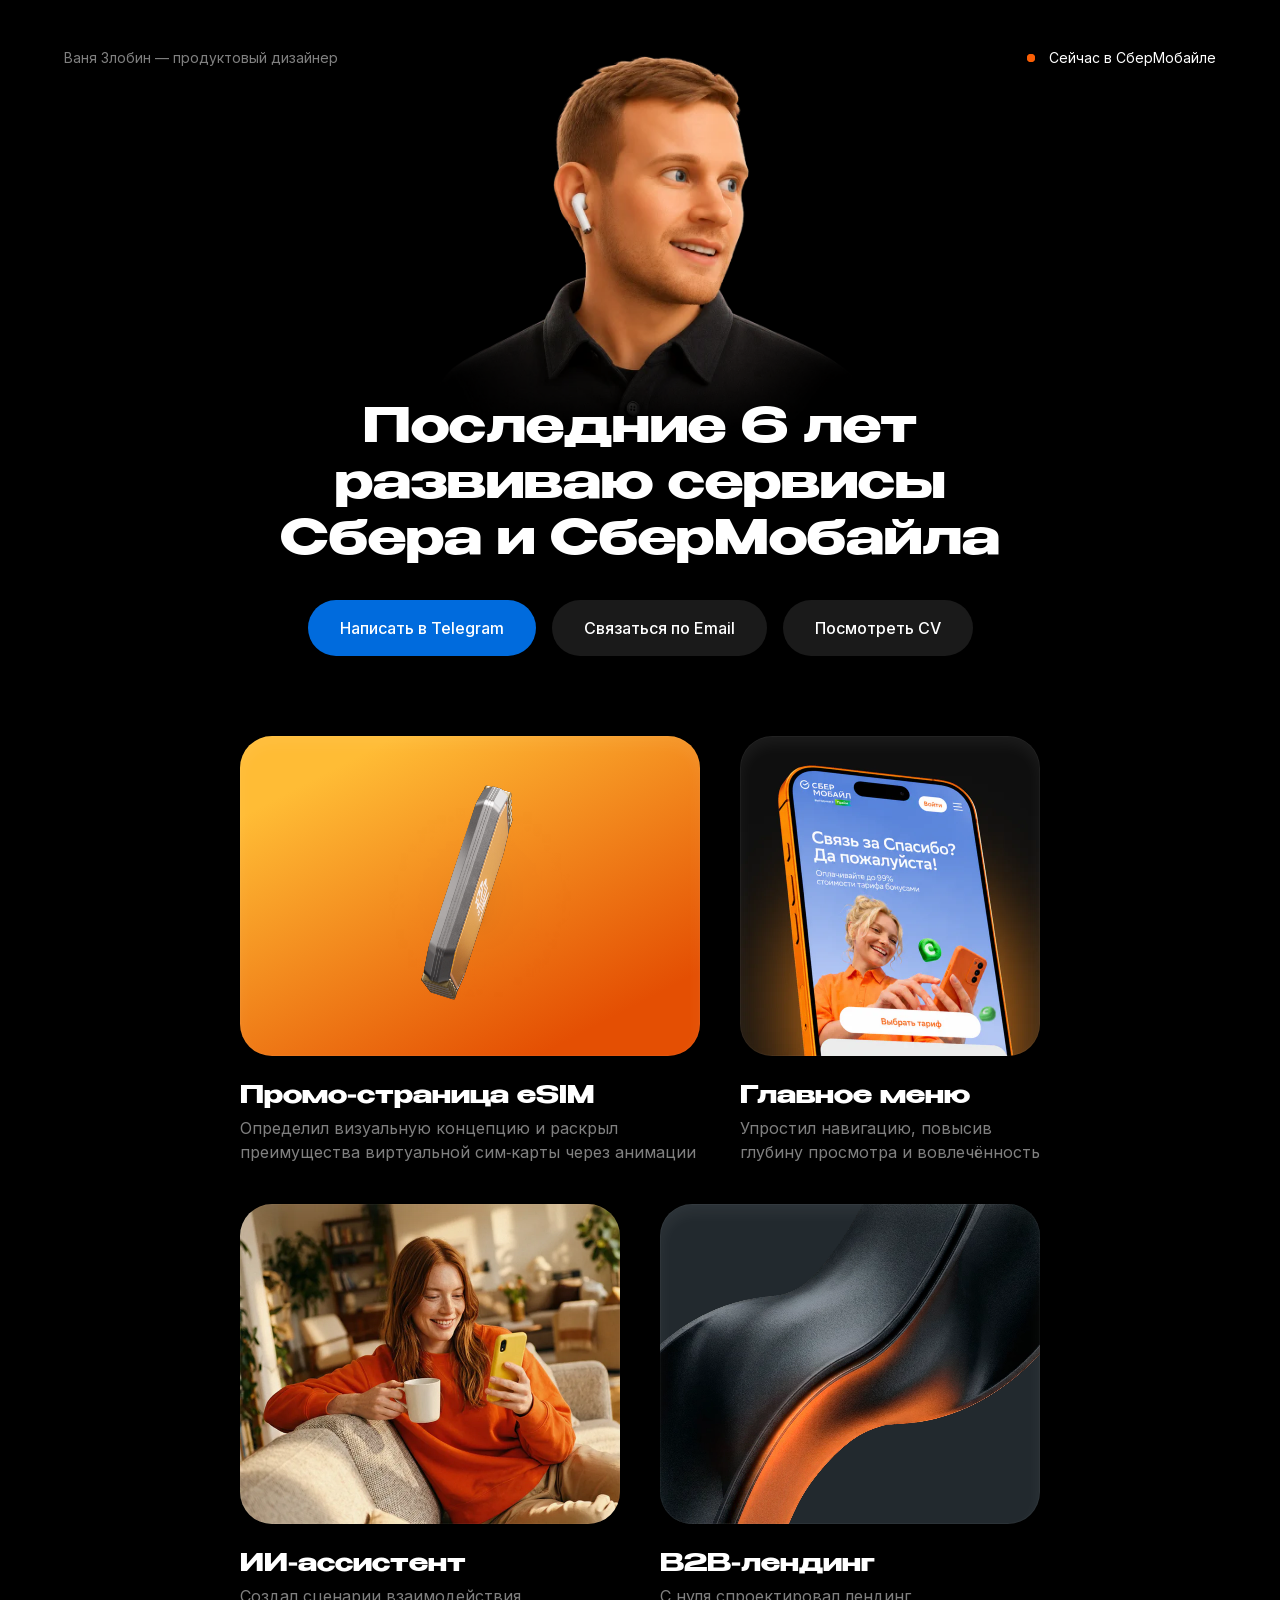
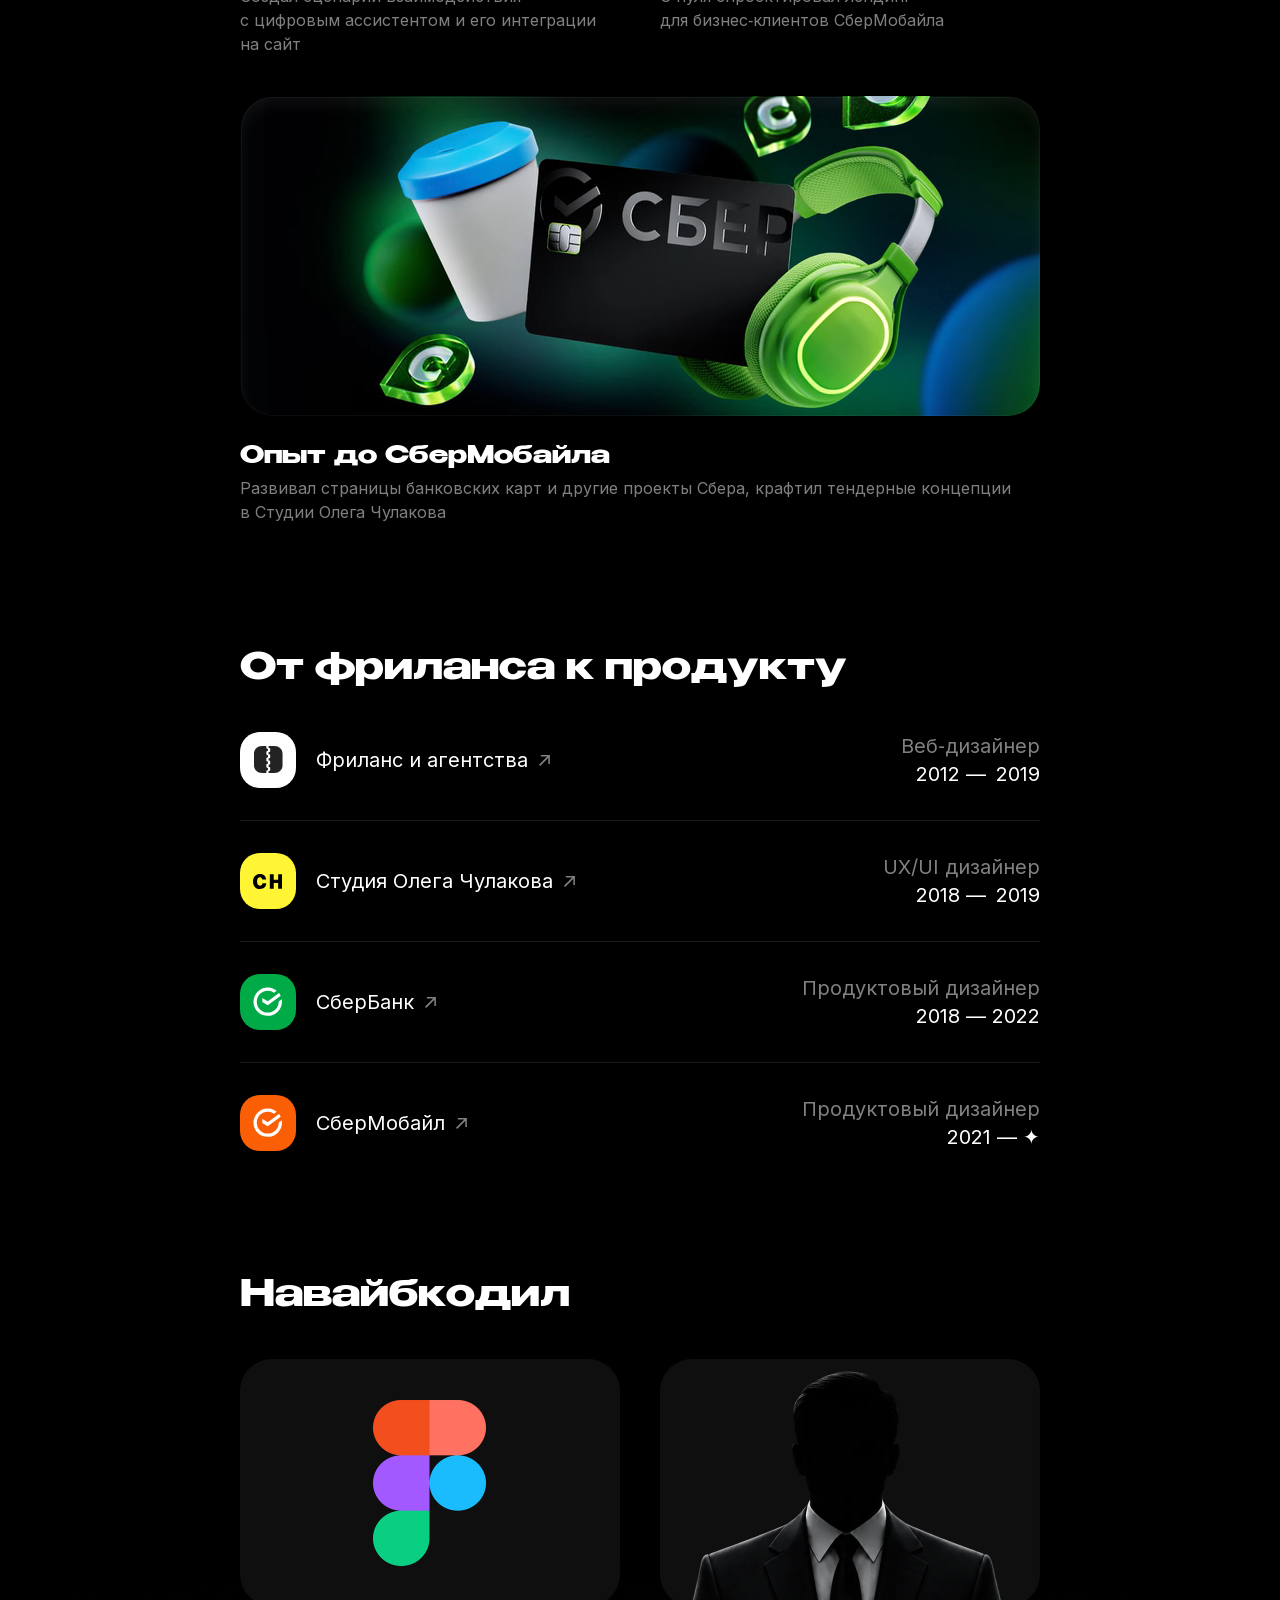
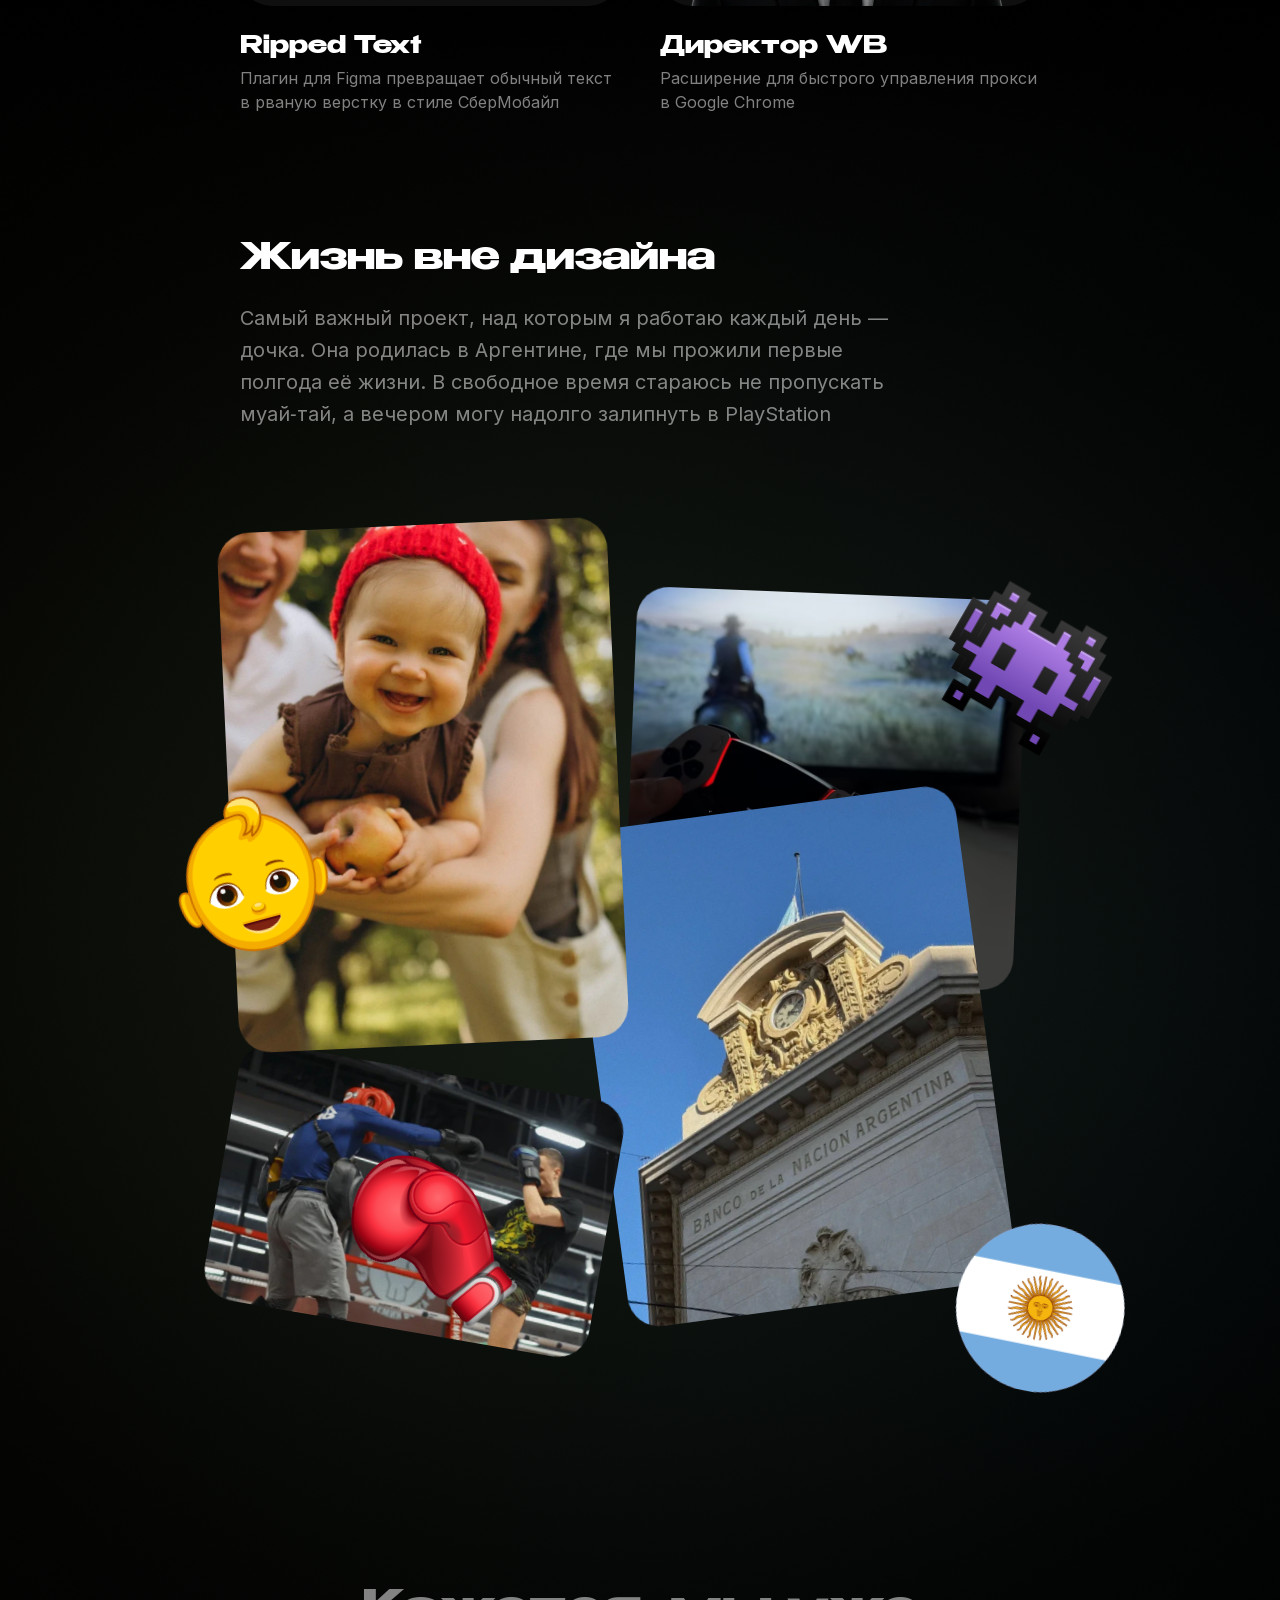
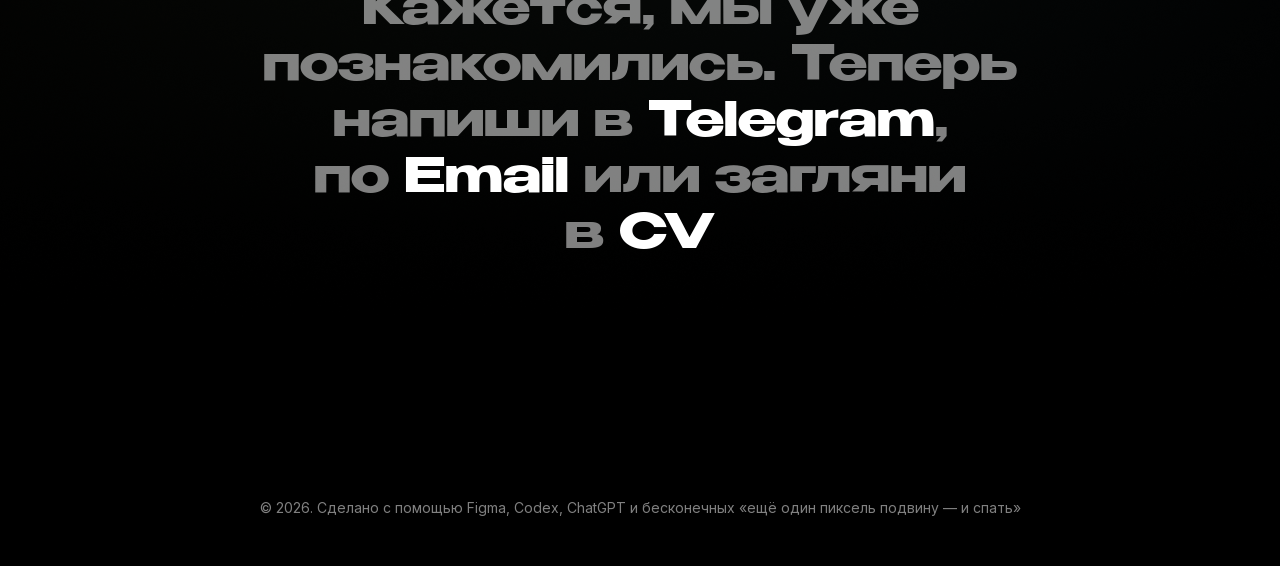
<file: index.html>
<!doctype html>
<html lang="ru">
  <head>
    <meta charset="UTF-8" />
    <meta name="viewport" content="width=device-width, initial-scale=1.0" />
    <meta name="description" content="Портфолио продуктового дизайнера Вани Злобина" />
    <link rel="canonical" href="https://ivanzlobin.com/" />
    <meta property="og:url" content="https://ivanzlobin.com/" />
    <meta property="og:image" content="https://ivanzlobin.com/public/assets/og-image.jpg" />
    <meta property="og:image:width" content="960" />
    <meta property="og:image:height" content="960" />
    <title>Ваня Злобин</title>
    <link rel="icon" href="/ivan-zlobin-portfolio-pages/public/portrait-icon-32-v4.png" sizes="32x32" type="image/png" />
    <link rel="icon" href="/ivan-zlobin-portfolio-pages/public/portrait-icon-192-v4.png" sizes="192x192" type="image/png" />
    <link rel="apple-touch-icon" href="/ivan-zlobin-portfolio-pages/public/portrait-apple-touch-180-v4.png" sizes="180x180" />
    <link rel="preload" href="public/fonts/benzin-bold.b8257b15de48.woff2" as="font" type="font/woff2" crossorigin />
    <link rel="preload" href="public/fonts/inter-cyrillic.aebf2ab4a4ce.woff2" as="font" type="font/woff2" crossorigin />
    <link rel="preload" href="public/fonts/inter-latin.c940764593d0.woff2" as="font" type="font/woff2" crossorigin />
    <link rel="preload" href="public/assets/hero-head-reveal.webp?v=20260917-1" as="image" type="image/webp" media="(hover: hover) and (pointer: fine)" />
    <link rel="stylesheet" href="styles.css?v=20260928-3" />
    <link rel="stylesheet" href="public/lib/agency-modal.css?v=20260928-1" />
    <link rel="stylesheet" href="public/lib/media-interactions.css?v=20260924-1" />
    <script src="public/lib/media-interactions.js?v=20260918-1" defer></script>
  </head>
  <body>
    <div class="page">
      <header class="site-header">
        <p class="designer-label">Ваня Злобин&nbsp;—<br class="tablet-break" /> продуктовый дизайнер</p>
        <p class="work-status"><img src="public/assets/figma/status.svg" alt="" />Сейчас в&nbsp;СберМобайле</p>
      </header>

      <main>
        <section class="hero" aria-labelledby="hero-title">
          <div class="portrait" data-mask-hover-reveal>
            <picture>
              <source data-hero-video-poster media="(hover: none), (pointer: coarse)" srcset="public/assets/hero-head-mobile-poster-320.webp 320w, public/assets/hero-head-mobile-poster-600.webp 600w, public/assets/hero-head-mobile-poster-960.webp 960w" sizes="(max-width: 359px) calc(100vw - 32px), (max-width: 599px) 300px, 480px" type="image/webp" />
              <img class="hero-head hero-head-default" src="public/assets/hero-head-default.webp?v=20260915-2" srcset="public/assets/hero-head-default-480.webp 480w, public/assets/hero-head-default-800.webp 800w, public/assets/hero-head-default.webp?v=20260915-2 960w" sizes="(max-width: 599px) 300px, (max-width: 1199px) 360px, 480px" alt="Ваня Злобин" width="960" height="960" decoding="async" fetchpriority="high" />
            </picture>
            <img class="hero-head hero-head-reveal" data-src="public/assets/hero-head-reveal.webp?v=20260917-1" alt="" width="960" height="960" decoding="async" aria-hidden="true" />
            <canvas class="hero-reveal-canvas" aria-hidden="true"></canvas>
            <input class="hero-haptic-switch" data-ui-media type="checkbox" switch aria-label="Оживить аватар" />
            <p class="work-status work-status-mobile"><img src="public/assets/figma/status.svg" alt="" />Сейчас в&nbsp;СберМобайле</p>
          </div>
          <div class="hero-content">
            <h1 id="hero-title">
              <span class="desktop-only">Последние 6&nbsp;лет развиваю сервисы Сбера и&nbsp;СберМобайла</span>
              <span class="mobile-only">Последние 6 лет работаю над продуктами Сбера</span>
            </h1>
            <div class="actions">
              <a class="button button-primary" href="https://t.me/baho9208" target="_blank" rel="noreferrer">Написать в&nbsp;Telegram</a>
              <a class="button" href="mailto:ivanzl9208@gmail.com"><span class="desktop-only">Связаться по&nbsp;Email</span><span class="mobile-only">Email</span></a>
              <a class="button" href="/ivan-zlobin-portfolio-pages/cv_zlobin.pdf#zoom=50" target="_blank" rel="noopener noreferrer"><span class="desktop-only">Посмотреть CV</span><span class="mobile-only">CV</span></a>
            </div>
          </div>
        </section>

        <section class="projects" aria-label="Проекты">
          <article class="project project-esim">
            <a class="case-link" href="/ivan-zlobin-portfolio-pages/cases/esim/" aria-labelledby="case-esim-title"></a>
            <div class="project-media case-preview-container" role="img" aria-label="Промо-страница eSIM">
              <span class="project-visual">
                <img class="project-chip-poster" src="public/assets/cases/chip-esim-first-frame.webp" srcset="public/assets/cases/chip-esim-first-frame-320.webp 320w, public/assets/cases/chip-esim-first-frame-600.webp 600w, public/assets/cases/chip-esim-first-frame.webp 800w" sizes="(max-width: 599px) 264px, 240px" width="800" height="800" alt="" aria-hidden="true" draggable="false" decoding="async" />
                <video class="project-chip-video" autoplay loop muted playsinline preload="none" data-deferred-media aria-hidden="true">
                  <source data-src="public/assets/cases/chip-esim.mov" type='video/quicktime; codecs="hvc1"' />
                  <source data-src="public/assets/cases/chip-esim.webm" type='video/webm; codecs="vp9"' />
                </video>
              </span>
            </div>
            <div class="project-copy"><h2 id="case-esim-title">Промо&#8209;страница eSIM</h2><p>Определил визуальную концепцию и&nbsp;раскрыл преимущества виртуальной сим&#8209;карты через анимации</p></div>
          </article>
          <article class="project project-menu">
            <a class="case-link" href="/ivan-zlobin-portfolio-pages/cases/menu/" aria-labelledby="case-menu-title"></a>
            <div class="project-media case-preview-container" role="img" aria-label="Главное меню"><picture class="project-visual"><source media="(min-width: 600px) and (max-width: 767px)" srcset="public/assets/cases/case-menu-intermediate.webp" /><source media="(max-width: 599px)" srcset="public/assets/cases/case-menu-mobile.webp" /><img class="project-image" src="public/assets/cases/case-menu-desktop.webp" alt="" draggable="false" loading="lazy" decoding="async" /></picture></div>
            <div class="project-copy"><h2 id="case-menu-title">Главное меню</h2><p>Упростил навигацию, повысив глубину просмотра и&nbsp;вовлечённость</p></div>
          </article>
          <article class="project project-ai">
            <a class="case-link" href="/ivan-zlobin-portfolio-pages/cases/ai-assistant/" aria-labelledby="case-ai-assistant-title"></a>
            <div class="project-media case-preview-container" role="img" aria-label="ИИ-ассистент"><picture class="project-visual"><source media="(min-width: 600px) and (max-width: 767px)" srcset="public/assets/cases/case-ai-assistant-intermediate.webp" /><source media="(max-width: 599px)" srcset="public/assets/cases/case-ai-assistant-mobile.webp" /><img class="project-image" src="public/assets/cases/case-ai-assistant-desktop.webp" alt="" draggable="false" loading="lazy" decoding="async" /></picture></div>
            <div class="project-copy"><h2 id="case-ai-assistant-title">ИИ&#8209;ассистент</h2><p>Создал сценарии взаимодействия с&nbsp;цифровым ассистентом и&nbsp;его интеграции на&nbsp;сайт</p></div>
          </article>
          <article class="project project-b2b">
            <a class="case-link" href="/ivan-zlobin-portfolio-pages/cases/b2b/" aria-labelledby="case-b2b-title"></a>
            <div class="project-media case-preview-container" role="img" aria-label="B2B-лендинг">
              <span class="project-visual">
                <img class="project-b2b-poster" src="public/assets/cases/case-b2b-first-frame.webp" srcset="public/assets/cases/case-b2b-first-frame-1200.webp 1200w, public/assets/cases/case-b2b-first-frame-1600.webp 1600w, public/assets/cases/case-b2b-first-frame.webp 1920w" sizes="(max-width: 599px) 750px, 570px" width="1920" height="1072" alt="" aria-hidden="true" draggable="false" loading="lazy" decoding="async" />
                <video class="project-b2b-video" autoplay loop muted playsinline preload="none" data-deferred-media aria-hidden="true">
                  <source data-src="public/assets/cases/case-b2b-edge-glow-surface.mov" type='video/quicktime; codecs="hvc1"' />
                  <source data-src="public/assets/cases/case-b2b-edge-glow-surface.webm" type='video/webm; codecs="vp9"' />
                </video>
              </span>
            </div>
            <div class="project-copy"><h2 id="case-b2b-title">B2B&#8209;лендинг</h2><p>С&nbsp;нуля спроектировал лендинг для&nbsp;бизнес&#8209;клиентов СберМобайла</p></div>
          </article>
          <article class="project project-legacy">
            <a class="case-link" href="/ivan-zlobin-portfolio-pages/cases/pre-sbermobile/" aria-labelledby="case-pre-sbermobile-title"></a>
            <div class="project-media case-preview-container" role="img" aria-label="Опыт до СберМобайла">
              <span class="project-visual">
                <img class="project-legacy-poster" src="public/assets/cases/pre-sbermobile-experience-poster.jpg" width="1204" height="426" alt="" aria-hidden="true" draggable="false" loading="lazy" decoding="async" />
                <video class="project-legacy-video" autoplay muted loop playsinline preload="none" data-deferred-media aria-hidden="true">
                  <source data-src="public/assets/cases/pre-sbermobile-experience.webm" type='video/webm; codecs="vp9"' />
                  <source data-src="public/assets/cases/pre-sbermobile-experience.mp4" type='video/mp4; codecs="avc1.64001f"' />
                </video>
              </span>
            </div>
            <div class="project-copy"><h2 id="case-pre-sbermobile-title">Опыт до&nbsp;СберМобайла</h2><p>Развивал страницы банковских карт и другие проекты Сбера, крафтил тендерные концепции в&nbsp;Студии Олега Чулакова</p></div>
          </article>
        </section>

        <div class="career-flow">
          <div class="career-flow-stage">
        <section id="experience" class="experience content" aria-labelledby="experience-title">
          <h2 class="section-title" id="experience-title" data-soft-blur-in>От&nbsp;фриланса к&nbsp;продукту</h2>
          <div class="jobs">
            <button class="job" type="button" data-open-agency-modal aria-haspopup="dialog" aria-controls="agency-modal">
              <span class="company"><span class="company-mark brand-mark brand-mark--agency"><img src="public/assets/figma/company-agency.svg" alt="" width="56" height="56" /></span><span><b>Фриланс и&nbsp;агентства<img class="company-arrow" src="public/assets/figma/career-arrow-desktop.svg" alt="" aria-hidden="true" width="24" height="24" /></b><small>Веб&#8209;дизайнер</small></span></span><span class="role">Веб&#8209;дизайнер</span><span class="years" aria-label="2012–2019"><span class="counter-number" data-counter-target="2012" aria-hidden="true">2012</span>&nbsp;—&nbsp;<span class="counter-number" data-counter-target="2019" aria-hidden="true">2019</span></span>
            </button>
            <a class="job" href="https://ochen.digital/" target="_blank" rel="noreferrer">
              <span class="company"><span class="company-mark brand-mark brand-mark--chulakov"><img src="public/assets/figma/company-chulakov.svg" alt="" width="56" height="56" /></span><span><b>Студия Олега Чулакова<img class="company-arrow" src="public/assets/figma/career-arrow-desktop.svg" alt="" aria-hidden="true" width="24" height="24" /></b><small>UX/UI дизайнер</small></span></span><span class="role">UX/UI дизайнер</span><span class="years" aria-label="2019–2020"><span class="counter-number" data-counter-target="2019" aria-hidden="true">2019</span>&nbsp;—&nbsp;<span class="counter-number" data-counter-target="2020" aria-hidden="true">2020</span></span>
            </a>
            <a class="job" href="https://sberbank.ru" target="_blank" rel="noreferrer">
              <span class="company"><span class="company-mark brand-mark brand-mark--sber"><img src="public/assets/figma/company-sber.svg" alt="" width="56" height="56" /></span><span><b>СберБанк<img class="company-arrow" src="public/assets/figma/career-arrow-desktop.svg" alt="" aria-hidden="true" width="24" height="24" /></b><small>Продуктовый дизайнер</small></span></span><span class="role">Продуктовый дизайнер</span><span class="years" aria-label="2020–2025"><span class="counter-number" data-counter-target="2020" aria-hidden="true">2020</span>&nbsp;—&nbsp;<span class="counter-number" data-counter-target="2025" aria-hidden="true">2025</span></span>
            </a>
            <a class="job" href="https://sbermobile.ru" target="_blank" rel="noreferrer">
              <span class="company"><span class="company-mark brand-mark brand-mark--sbermobile"><img src="public/assets/figma/company.svg" alt="" width="56" height="56" /></span><span><b>СберМобайл<img class="company-arrow" src="public/assets/figma/career-arrow-desktop.svg" alt="" aria-hidden="true" width="24" height="24" /></b><small>Продуктовый дизайнер</small></span></span><span class="role">Продуктовый дизайнер</span><span class="years" aria-label="2025 — по настоящее время"><span class="counter-number" data-counter-target="2025" aria-hidden="true">2025</span>&nbsp;—&nbsp;✦</span>
            </a>
          </div>
          <div class="career-scroll" aria-label="Карьерный путь">
            <div class="career-stage">
              <h2 class="section-title career-mobile-title" data-soft-blur-in>От фриланса к&nbsp;продукту</h2>
              <div class="career-steps">
                <button class="career-step" type="button" data-open-agency-modal aria-haspopup="dialog" aria-controls="agency-modal" aria-current="step">
                  <span class="career-icon brand-mark brand-mark--agency"><img src="public/assets/figma/company-agency.svg" alt="" width="56" height="56" /></span>
                  <span class="career-step-copy"><span class="career-step-name"><span class="career-step-name-text">Фриланс&nbsp;и <span class="career-step-name-tail">агентства<img class="career-step-arrow" src="public/assets/figma/career-arrow.svg" alt="" aria-hidden="true" width="16" height="16" /></span></span></span><span class="career-step-role">Веб-дизайнер</span><span class="career-step-years">2012 — 2019</span></span>
                  <span class="career-check" aria-hidden="true"><svg viewBox="0 0 24 24" width="24" height="24" focusable="false"><path d="M7.89062 12.7076L10.6319 15.4489L16.6156 9.46387" /></svg></span>
                  <span class="career-connector" aria-hidden="true"><span class="career-connector-fill"></span></span>
                </button>
                <a class="career-step" href="https://ochen.digital/" target="_blank" rel="noreferrer">
                  <span class="career-icon brand-mark brand-mark--chulakov"><img src="public/assets/figma/company-chulakov.svg" alt="" width="56" height="56" /></span>
                  <span class="career-step-copy"><span class="career-step-name"><span class="career-step-name-text">Студия <span class="career-step-name-tail">Олега&nbsp;Чулакова<img class="career-step-arrow" src="public/assets/figma/career-arrow.svg" alt="" aria-hidden="true" width="16" height="16" /></span></span></span><span class="career-step-role">UX/UI дизайнер</span><span class="career-step-years">2019 — 2020</span></span>
                  <span class="career-check" aria-hidden="true"><svg viewBox="0 0 24 24" width="24" height="24" focusable="false"><path d="M7.89062 12.7076L10.6319 15.4489L16.6156 9.46387" /></svg></span>
                  <span class="career-connector" aria-hidden="true"><span class="career-connector-fill"></span></span>
                </a>
                <a class="career-step" href="https://sberbank.ru" target="_blank" rel="noreferrer">
                  <span class="career-icon brand-mark brand-mark--sber"><img src="public/assets/figma/company-sber.svg" alt="" width="56" height="56" /></span>
                  <span class="career-step-copy"><span class="career-step-name"><span class="career-step-name-text"><span class="career-step-name-tail">СберБанк<img class="career-step-arrow" src="public/assets/figma/career-arrow.svg" alt="" aria-hidden="true" width="16" height="16" /></span></span></span><span class="career-step-role">Продуктовый дизайнер</span><span class="career-step-years">2020 — 2025</span></span>
                  <span class="career-check" aria-hidden="true"><svg viewBox="0 0 24 24" width="24" height="24" focusable="false"><path d="M7.89062 12.7076L10.6319 15.4489L16.6156 9.46387" /></svg></span>
                  <span class="career-connector" aria-hidden="true"><span class="career-connector-fill"></span></span>
                </a>
                <a class="career-step" href="https://sbermobile.ru" target="_blank" rel="noreferrer">
                  <span class="career-icon brand-mark brand-mark--sbermobile"><img src="public/assets/figma/company.svg" alt="" width="56" height="56" /></span>
                  <span class="career-step-copy"><span class="career-step-name"><span class="career-step-name-text"><span class="career-step-name-tail">СберМобайл<img class="career-step-arrow" src="public/assets/figma/career-arrow.svg" alt="" aria-hidden="true" width="16" height="16" /></span></span></span><span class="career-step-role">Продуктовый дизайнер</span><span class="career-step-years">2025 — ✦</span></span>
                  <span class="career-check" aria-hidden="true"><svg viewBox="0 0 24 24" width="24" height="24" focusable="false"><path d="M7.89062 12.7076L10.6319 15.4489L16.6156 9.46387" /></svg></span>
                </a>
              </div>
            </div>
          </div>
        </section>

        <section class="vibecoded content" aria-labelledby="vibecoded-title">
          <h2 class="section-title" id="vibecoded-title" data-soft-blur-in>Навайбкодил</h2>
          <div class="vibecoded-grid">
            <a class="project vibecoded-card" href="/ivan-zlobin-portfolio-pages/cases/ripped-text/" aria-labelledby="case-ripped-text-title">
              <div class="project-media" role="img" aria-label="Логотип Figma для плагина Ripped Text"><span class="project-visual"><img class="project-image" src="public/assets/vibe-coded/ripped-text.webp" alt="" width="760" height="494" draggable="false" loading="lazy" decoding="async" /></span></div>
              <div class="project-copy"><h2 id="case-ripped-text-title">Ripped Text</h2><p>Плагин для&nbsp;Figma превращает обычный текст в&nbsp;рваную верстку в&nbsp;стиле СберМобайл</p></div>
            </a>
            <a class="project vibecoded-card" href="/ivan-zlobin-portfolio-pages/cases/director-wb/" aria-labelledby="case-director-wb-title">
              <div class="project-media" role="img" aria-label="Директор WB"><span class="project-visual"><img class="project-image" src="public/assets/vibe-coded/director-wb.webp" alt="" width="760" height="494" draggable="false" loading="lazy" decoding="async" /></span></div>
              <div class="project-copy"><h2 id="case-director-wb-title">Директор WB</h2><p>Расширение для&nbsp;быстрого управления прокси в&nbsp;Google Chrome</p></div>
            </a>
          </div>
        </section>

          </div>
        </div>

        <section class="about content" aria-labelledby="about-title">
          <h2 class="section-title" id="about-title" data-soft-blur-in>Жизнь вне дизайна</h2>
          <p class="about-copy">Самый важный проект, над которым я&nbsp;работаю каждый день&nbsp;— дочка. Она родилась в&nbsp;Аргентине, где мы&nbsp;прожили первые полгода её жизни. В&nbsp;свободное время стараюсь не&nbsp;пропускать муай&#8209;тай, а&nbsp;вечером могу надолго залипнуть в&nbsp;PlayStation</p>
          <div class="collage" aria-label="Фотографии из жизни">
            <img class="photo photo-family" src="public/assets/life/baby.webp" srcset="public/assets/life/baby-360.webp 360w, public/assets/life/baby-560.webp 560w, public/assets/life/baby.webp 780w" sizes="(max-width: 599px) 180px, (max-width: 767px) 269px, 390px" width="780" height="1040" alt="Семейная фотография с дочкой" draggable="false" loading="lazy" decoding="async" />
            <img class="photo photo-baby photo-baby-poster" data-parallax-speed="-38" src="public/assets/life/life-playstation-poster.jpg" srcset="public/assets/life/life-playstation-poster-320.jpg 320w, public/assets/life/life-playstation-poster-560.jpg 560w, public/assets/life/life-playstation-poster.jpg 780w" sizes="(max-width: 599px) 140px, (max-width: 767px) 269px, 390px" width="780" height="780" alt="" aria-hidden="true" draggable="false" loading="lazy" decoding="async" />
            <video class="photo photo-baby" data-parallax-speed="-38" aria-label="Игра на PlayStation" width="780" height="780" autoplay muted loop playsinline preload="none" data-deferred-media>
              <source data-src="public/assets/life/life-playstation.webm" type="video/webm" />
              <source data-src="public/assets/life/life-playstation.mp4" type="video/mp4" />
            </video>
            <img class="photo photo-gaming" data-parallax-speed="26" src="public/assets/life/arg.webp" srcset="public/assets/life/arg-300.webp 300w, public/assets/life/arg-560.webp 560w, public/assets/life/arg.webp 780w" sizes="(max-width: 599px) 140px, (max-width: 767px) 269px, 390px" width="780" height="1000" alt="Здание Банка Аргентины" draggable="false" loading="lazy" decoding="async" />
            <img class="photo photo-boxing" data-parallax-speed="-22" src="public/assets/life/kik.webp" srcset="public/assets/life/kik-360.webp 360w, public/assets/life/kik-560.webp 560w, public/assets/life/kik.webp 780w" sizes="(max-width: 599px) 180px, (max-width: 767px) 268px, 390px" width="780" height="520" alt="Тренировка по муай-тай" draggable="false" loading="lazy" decoding="async" />
            <span class="sticker sticker-baby" data-haptic-pattern="success" data-parallax-speed="48" data-reaction-pool="👶🏼,⭐,💖,🍼,👼🏻"><span class="sticker-glyph" aria-hidden="true"><img class="sticker-art" src="public/assets/life/emoji/baby.svg" alt="" draggable="false" /></span><input class="sticker-haptic-switch" type="checkbox" switch aria-label="Запустить реакцию: дочка" /></span>
            <span class="sticker sticker-game" data-haptic-pattern="buzz" data-parallax-speed="-64" data-reaction-pool="👾,🎮,😵‍💫,💪🏻,🕖"><span class="sticker-glyph" aria-hidden="true"><img class="sticker-art" src="public/assets/life/emoji/game.svg" alt="" draggable="false" /></span><input class="sticker-haptic-switch" type="checkbox" switch aria-label="Запустить реакцию: игры" /></span>
            <span class="sticker sticker-boxing" data-haptic-pattern="error" data-parallax-speed="36" data-reaction-pool="🥊,💪🏻,🩸,🤕,💦"><span class="sticker-glyph" aria-hidden="true"><img class="sticker-art" src="public/assets/life/emoji/box.svg" alt="" draggable="false" /></span><input class="sticker-haptic-switch" type="checkbox" switch aria-label="Запустить реакцию: муай-тай" /></span>
            <span class="sticker sticker-argentina" data-haptic-pattern="nudge" data-parallax-speed="-44" data-reaction-pool="🇦🇷,🥐,🎉,👋,☀️"><span class="sticker-glyph" aria-hidden="true"><img class="sticker-art" src="public/assets/life/emoji/arg.svg" alt="" draggable="false" /></span><input class="sticker-haptic-switch" type="checkbox" switch aria-label="Запустить реакцию: Аргентина" /></span>
          </div>
        </section>

        <section class="contact content" aria-label="Контакты"><h2><span class="desktop-only">Кажется, мы&nbsp;уже познакомились. Теперь напиши <span class="contact-keep-together">в&nbsp;<a class="contact-roll" href="https://t.me/baho9208" target="_blank" rel="noreferrer"><span class="contact-roll-line">Telegram</span><span class="contact-roll-line" aria-hidden="true">Telegram</span></a></span>, <span class="contact-keep-together">по&nbsp;<a class="contact-roll" href="mailto:ivanzl9208@gmail.com"><span class="contact-roll-line">Email</span><span class="contact-roll-line" aria-hidden="true">Email</span></a></span> или&nbsp;загляни <span class="contact-keep-together">в&nbsp;<a class="contact-roll" href="/ivan-zlobin-portfolio-pages/cv_zlobin.pdf#zoom=50" target="_blank" rel="noopener noreferrer"><span class="contact-roll-line">CV</span><span class="contact-roll-line" aria-hidden="true">CV</span></a></span></span><span class="mobile-only">Продолжим <span class="contact-keep-together">в&nbsp;<a class="contact-roll" href="https://t.me/baho9208" target="_blank" rel="noreferrer"><span class="contact-roll-line">Telegram</span><span class="contact-roll-line" aria-hidden="true">Telegram</span></a></span>, <span class="contact-keep-together">по&nbsp;<a class="contact-roll" href="mailto:ivanzl9208@gmail.com"><span class="contact-roll-line">Email</span><span class="contact-roll-line" aria-hidden="true">Email</span></a></span> или&nbsp;загляни <span class="contact-keep-together">в&nbsp;<a class="contact-roll" href="/ivan-zlobin-portfolio-pages/cv_zlobin.pdf#zoom=50" target="_blank" rel="noopener noreferrer"><span class="contact-roll-line">CV</span><span class="contact-roll-line" aria-hidden="true">CV</span></a></span></span></h2></section>
      </main>
      <footer class="footer content">©&nbsp;2026. Сделано с&nbsp;помощью Figma, Codex, ChatGPT и&nbsp;бесконечных «ещё один пиксель подвину&nbsp;— и&nbsp;спать»</footer>
    </div>
    <nav class="contact-island" aria-label="Быстрые контакты" aria-hidden="true">
      <a href="https://t.me/baho9208" target="_blank" rel="noreferrer">Telegram</a>
      <span class="contact-island-divider" aria-hidden="true"></span>
      <a href="mailto:ivanzl9208@gmail.com">Email</a>
      <span class="contact-island-divider" aria-hidden="true"></span>
      <a href="/ivan-zlobin-portfolio-pages/cv_zlobin.pdf#zoom=50" target="_blank" rel="noopener noreferrer">CV</a>
    </nav>
    <dialog class="agency-modal" id="agency-modal" role="dialog" aria-modal="true" aria-labelledby="agency-modal-title">
      <div class="agency-modal-scroll">
        <div class="agency-modal-content">
          <h2 class="agency-modal-title" id="agency-modal-title" tabindex="-1">Фриланс и&nbsp;агентства</h2>
          <ul class="agency-modal-list">
            <li class="agency-modal-list-item">
              <a class="agency-modal-entry" href="https://www.fl.ru/users/green9208/portfolio/" target="_blank" rel="noreferrer">
                <span class="agency-modal-entry-main">
                  <span class="agency-modal-logo brand-mark brand-mark--freelance"><img src="public/assets/figma/agency-freelance.svg" alt="" width="56" height="56" /></span>
                  <span class="agency-modal-name">Фриланс<picture class="agency-modal-arrow"><source media="(max-width: 599px)" srcset="public/assets/figma/career-arrow.svg" /><img src="public/assets/figma/career-arrow-desktop.svg" alt="" aria-hidden="true" width="24" height="24" /></picture></span>
                </span>
                <span class="agency-modal-details"><span class="agency-modal-role">Графический и веб-дизайнер</span><span class="agency-modal-years">2012 — 2015</span></span>
              </a>
            </li>
            <li class="agency-modal-list-item">
              <a class="agency-modal-entry" href="https://synaptik.ru/" target="_blank" rel="noreferrer">
                <span class="agency-modal-entry-main">
                  <span class="agency-modal-logo brand-mark brand-mark--synaptik"><img src="public/assets/figma/agency-modal-synaptik.svg" alt="" width="56" height="56" /></span>
                  <span class="agency-modal-name">Синаптик<picture class="agency-modal-arrow"><source media="(max-width: 599px)" srcset="public/assets/figma/career-arrow.svg" /><img src="public/assets/figma/career-arrow-desktop.svg" alt="" aria-hidden="true" width="24" height="24" /></picture></span>
                </span>
                <span class="agency-modal-details"><span class="agency-modal-role">Веб-дизайнер</span><span class="agency-modal-years">2015 — 2016 · 2018&nbsp;—&nbsp;2019</span></span>
              </a>
            </li>
            <li class="agency-modal-list-item">
              <a class="agency-modal-entry" href="http://creativa.su" target="_blank" rel="noreferrer">
                <span class="agency-modal-entry-main">
                  <span class="agency-modal-logo brand-mark brand-mark--creativa"><img src="public/assets/figma/agency-modal-creativa.svg" alt="" width="56" height="56" /></span>
                  <span class="agency-modal-name">Creativa<picture class="agency-modal-arrow"><source media="(max-width: 599px)" srcset="public/assets/figma/career-arrow.svg" /><img src="public/assets/figma/career-arrow-desktop.svg" alt="" aria-hidden="true" width="24" height="24" /></picture></span>
                </span>
                <span class="agency-modal-details"><span class="agency-modal-role">Веб-дизайнер</span><span class="agency-modal-years">2016 — 2018</span></span>
              </a>
            </li>
          </ul>
        </div>
      </div>
      <button class="agency-modal-close" type="button" aria-label="Закрыть список мест работы">Закрыть</button>
    </dialog>
    <script src="public/lib/russian-typography.js?v=20260917-1" defer></script>
    <script src="public/lib/interaction-demos.js?v=20260917-1" defer></script>
    <script src="public/lib/esim-video.js?v=20260928-1" defer></script>
    <script src="public/lib/career-timeline.js?v=20260924-1" defer></script>
    <script src="public/lib/agency-modal.js?v=20260925-1" defer></script>
    <script src="public/lib/hero-reveal-input.js?v=20260918-1" defer></script>
    <script src="public/lib/project-media-press.js?v=20260918-1" defer></script>
    <script src="script.js?v=20260928-2" defer></script>
  </body>
</html>
</file>
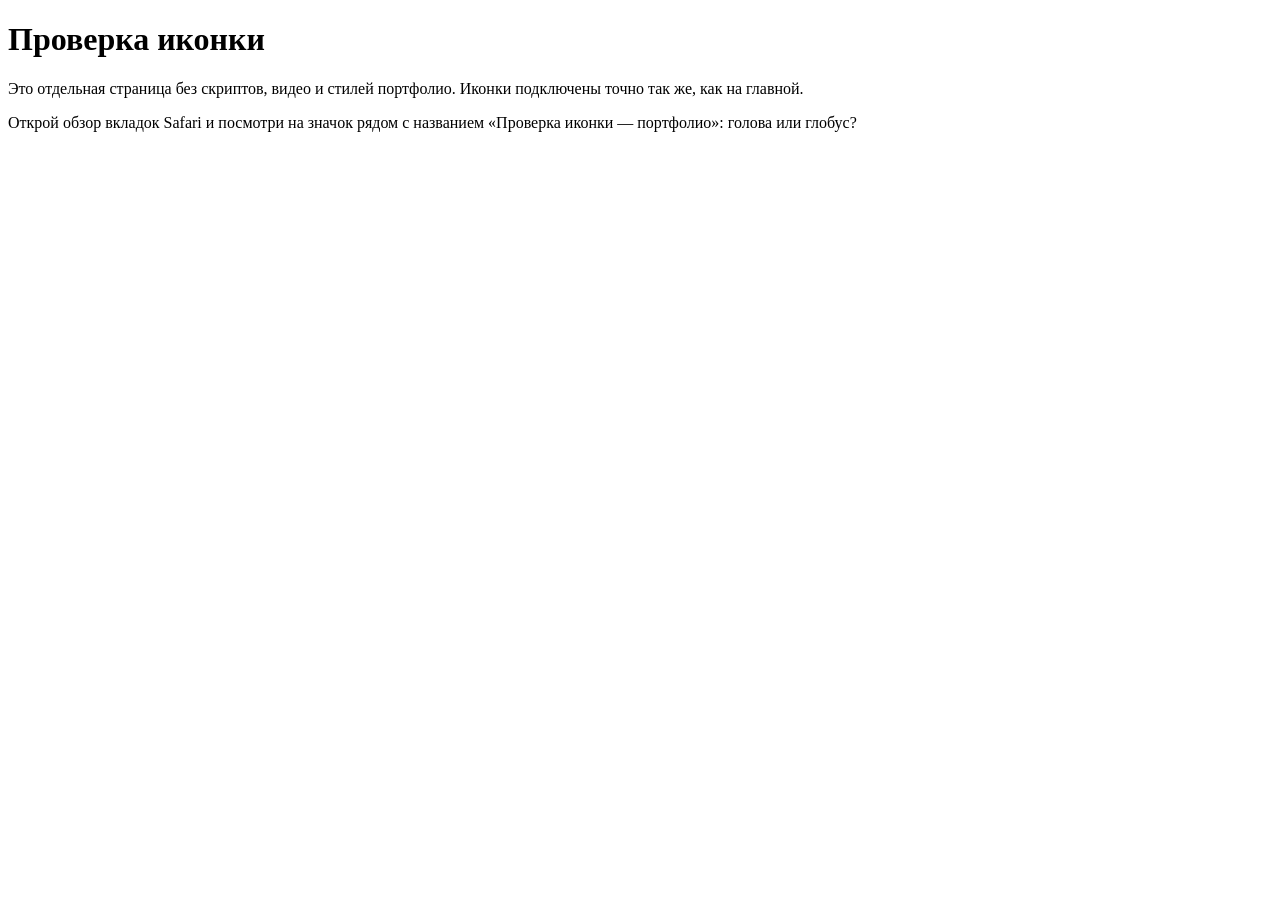
<file: public/favicon-check.html>
<!doctype html>
<html lang="ru">
  <head>
    <meta charset="UTF-8" />
    <meta name="viewport" content="width=device-width, initial-scale=1.0" />
    <meta name="robots" content="noindex, nofollow" />
    <title>Проверка иконки — портфолио</title>
    <link rel="icon" href="/ivan-zlobin-portfolio-pages/public/favicon-32x32.png?v=20260918-3" sizes="32x32" type="image/png" />
    <link rel="icon" href="/ivan-zlobin-portfolio-pages/favicon.png?v=20260918-3" sizes="192x192" type="image/png" />
    <link rel="apple-touch-icon" href="/ivan-zlobin-portfolio-pages/apple-touch-icon.png?v=20260918-2" sizes="180x180" />
  </head>
  <body>
    <h1>Проверка иконки</h1>
    <p>Это отдельная страница без скриптов, видео и стилей портфолио. Иконки подключены точно так же, как на главной.</p>
    <p>Открой обзор вкладок Safari и посмотри на значок рядом с названием «Проверка иконки — портфолио»: голова или глобус?</p>
  </body>
</html>
</file>
<file: styles.css>
@font-face {
  font-family: "Benzin";
  src: url("public/fonts/benzin-bold.b8257b15de48.woff2") format("woff2"),
       url("public/fonts/benzin-bold.d093c6b28947.woff") format("woff");
  font-weight: 700;
  font-style: normal;
  font-display: swap;
}

/* Same Inter v20 subsets and glyph coverage as the former Google Fonts CSS.
   Both requested weights share the same variable WOFF2 file per subset. */
@font-face {
  font-family: "Inter";
  font-style: normal;
  font-weight: 400 500;
  font-display: swap;
  src: url("public/fonts/inter-cyrillic-ext.fccca918fea4.woff2") format("woff2");
  unicode-range: U+0460-052F, U+1C80-1C8A, U+20B4, U+2DE0-2DFF, U+A640-A69F, U+FE2E-FE2F;
}
@font-face {
  font-family: "Inter";
  font-style: normal;
  font-weight: 400 500;
  font-display: swap;
  src: url("public/fonts/inter-cyrillic.aebf2ab4a4ce.woff2") format("woff2");
  unicode-range: U+0301, U+0400-045F, U+0490-0491, U+04B0-04B1, U+2116;
}
@font-face {
  font-family: "Inter";
  font-style: normal;
  font-weight: 400 500;
  font-display: swap;
  src: url("public/fonts/inter-greek-ext.a2e2c783ca6f.woff2") format("woff2");
  unicode-range: U+1F00-1FFF;
}
@font-face {
  font-family: "Inter";
  font-style: normal;
  font-weight: 400 500;
  font-display: swap;
  src: url("public/fonts/inter-greek.46dd4cdca58c.woff2") format("woff2");
  unicode-range: U+0370-0377, U+037A-037F, U+0384-038A, U+038C, U+038E-03A1, U+03A3-03FF;
}
@font-face {
  font-family: "Inter";
  font-style: normal;
  font-weight: 400 500;
  font-display: swap;
  src: url("public/fonts/inter-vietnamese.8db00ff46c67.woff2") format("woff2");
  unicode-range: U+0102-0103, U+0110-0111, U+0128-0129, U+0168-0169, U+01A0-01A1, U+01AF-01B0, U+0300-0301, U+0303-0304, U+0308-0309, U+0323, U+0329, U+1EA0-1EF9, U+20AB;
}
@font-face {
  font-family: "Inter";
  font-style: normal;
  font-weight: 400 500;
  font-display: swap;
  src: url("public/fonts/inter-latin-ext.a28eb6d3ccb5.woff2") format("woff2");
  unicode-range: U+0100-02BA, U+02BD-02C5, U+02C7-02CC, U+02CE-02D7, U+02DD-02FF, U+0304, U+0308, U+0329, U+1D00-1DBF, U+1E00-1E9F, U+2020, U+20A0-20AB, U+20AD-20C0, U+2113, U+2C60-2C7F, U+A720-A7FF;
}
@font-face {
  font-family: "Inter";
  font-style: normal;
  font-weight: 400 500;
  font-display: swap;
  src: url("public/fonts/inter-latin.c940764593d0.woff2") format("woff2");
  unicode-range: U+0000-00FF, U+0131, U+0152-0153, U+02BB-02BC, U+02C6, U+02DA, U+02DC, U+0304, U+0308, U+0329, U+2000-206F, U+20AC, U+2122, U+2191, U+2193, U+2212, U+2215, U+FEFF, U+FFFD;
}

:root {
  color-scheme: dark;
  --bg: #000;
  --text: #fff;
  --muted: rgba(255, 255, 255, 0.5);
  --line: rgba(255, 255, 255, 0.1);
  --blue: #006bdd;
  font-family: Inter, Arial, sans-serif;
  font-synthesis: none;
}

* { box-sizing: border-box; }
html { scroll-behavior: smooth; overflow-x: clip; background: var(--bg); }
body { position: relative; margin: 0; min-width: 320px; overflow-x: clip; background: var(--bg); color: var(--text); -webkit-font-smoothing: antialiased; }
body::before { content: ""; position: absolute; z-index: 0; top: var(--life-glow-center-y, 0px); left: 50%; width: 2400px; height: 2000px; pointer-events: none; opacity: 0; transform: translate(-50%, -50%); background-position: center; background-size: 100% 100%; background-repeat: no-repeat; transition: opacity 180ms ease-out; }
body.life-glow-ready::before { opacity: 1; background-image: url("public/assets/life/life-glow-desktop.webp?v=20260925-2"); }
body.life-glow-ready.life-glow-hd::before { background-image: url("public/assets/life/life-glow-desktop@2x.webp?v=20260925-2"); }
a { color: inherit; text-decoration: none; }
img { display: block; }
:is(.projects, .vibecoded, .about) img { -webkit-user-drag: none; -webkit-user-select: none; user-select: none; }
.mobile-only { display: none; }
.page { position: relative; z-index: 1; width: min(100%, 1440px); min-height: 100vh; margin-inline: auto; overflow: hidden; background: transparent; }
.content { width: 800px; margin-inline: auto; }

.site-header { position: absolute; z-index: 5; inset: 0 0 auto; height: 96px; font-size: 14px; line-height: 20px; pointer-events: none; }
.designer-label { position: absolute; left: 64px; top: 48px; margin: 0; color: var(--muted); }
.tablet-break { display: none; }
.work-status { position: absolute; top: 48px; right: 64px; margin: 0; display: flex; align-items: center; gap: 8px; font-size: 14px; line-height: 20px; white-space: nowrap; }
.work-status::before, .work-status::after { content: ""; position: absolute; left: 6px; top: 6px; width: 8px; height: 8px; border-radius: 50%; pointer-events: none; }
.work-status::before { z-index: 1; background: #fa5f05; transform-origin: center; animation: status-pulse 1.2s ease-in-out infinite; }
.work-status::after { z-index: 2; background: #fa5f05; }
.work-status img { position: relative; z-index: 0; width: 20px; height: 20px; opacity: 0; }
.work-status-mobile { display: none; }

@keyframes status-pulse {
  0% { opacity: 0.75; transform: scale(1); }
  62.5% { opacity: 0; transform: scale(2.4); }
  100% { opacity: 0; transform: scale(2.4); }
}

.hero { position: relative; width: 100%; margin-inline: auto; }
.portrait { position: absolute; z-index: 1; top: 32px; left: 50%; width: clamp(360px, 33.333vw, 480px); aspect-ratio: 1; overflow: visible; background: transparent; touch-action: pan-y; transform: translateX(-50%); }
.hero-head, .hero-reveal-canvas { position: absolute; display: block; }
.hero-head { inset: 0; width: 100%; height: 100%; object-fit: cover; object-position: center; }
.hero-head-default { z-index: 0; }
.hero-head-reveal { z-index: 1; opacity: 0; pointer-events: none; }
.hero-head-mobile-video { display: none; z-index: 1; aspect-ratio: 1; background: #000; pointer-events: none; }
.portrait[data-hero-touch] .hero-head-default { z-index: 2; }
.portrait[data-hero-touch][data-mobile-video-ready] .hero-head-default { opacity: 0; }
.portrait[data-hero-touch] .hero-head-mobile-video:not([hidden]) { display: block; }
.hero-haptic-switch { display: none; }
@media (hover: none), (pointer: coarse) {
  .hero-head-reveal, .hero-reveal-canvas { display: none; }
  .portrait[data-hero-touch] .hero-haptic-switch { display: block; position: absolute; z-index: 3; inset: 0; width: 100%; height: 100%; margin: 0; opacity: .001; cursor: pointer; touch-action: pan-y; }
  .portrait:has(.hero-haptic-switch:focus-visible) { outline: 2px solid var(--text); outline-offset: 2px; }
}
@media (hover: none) and (pointer: coarse) {
  .hero-content { pointer-events: none; }
  .hero-content > * { pointer-events: auto; }
}
.hero-reveal-canvas { z-index: 2; inset: -50%; width: 200%; height: 200%; pointer-events: none; }
.hero-content { position: relative; z-index: 3; width: min(800px, calc(100% - 64px)); margin-inline: auto; padding-top: clamp(400px, 30.764vw, 443px); display: flex; flex-direction: column; align-items: center; gap: 32px; }
h1, .section-title, .project h2, .contact h2 { font-family: Benzin, Inter, sans-serif; font-weight: 700; }
.hero h1 { margin: 0; font-size: 48px; line-height: 56px; text-align: center; }
.actions { display: flex; gap: 16px; align-items: flex-start; }
.button { --magnet-x: 0px; --magnet-y: 0px; min-height: 56px; padding: 16px 32px; display: inline-flex; align-items: center; justify-content: center; border-radius: 80px; background: rgba(255, 255, 255, 0.1); font-size: 16px; font-weight: 500; line-height: 24px; white-space: nowrap; transform: translate3d(var(--magnet-x), var(--magnet-y), 0); transition: transform .24s cubic-bezier(.22, 1, .36, 1), background .2s ease; will-change: transform; }
.button.is-magnetic { transition-duration: .08s, .2s; }
.button-primary { background: var(--blue); }

.projects { width: 800px; margin: 80px auto 0; display: grid; grid-template-columns: 380px 380px; column-gap: 40px; row-gap: 40px; }
.project { --project-image-scale: 1; --project-zoom-scale: 1.04; position: relative; min-width: 0; }
.project-esim { width: 460px; }
.project-menu { width: 300px; justify-self: end; }
.project-legacy { grid-column: 1 / -1; width: 800px; }
.project-media { position: relative; display: block; width: 100%; height: 320px; overflow: hidden; border-radius: 32px; }
.case-preview-container { background: #0f0f0f; }
.case-preview-container::before, .case-preview-container::after { content: ""; position: absolute; z-index: 1; inset: 0; border-radius: inherit; pointer-events: none; }
.case-preview-container::before { box-sizing: border-box; border: 1px solid rgba(255, 255, 255, .04); }
.case-preview-container::after { box-shadow: inset 0 8px 16px 0 rgba(255, 255, 255, .06); }
.project-visual { position: absolute; inset: 0; display: block; transform: scale(var(--project-image-scale)); transform-origin: center; transition: transform .6s cubic-bezier(.22, 1, .36, 1); will-change: transform; }
.project-image { width: 100%; height: 100%; object-fit: cover; }
.project-media[data-media-touch] { --project-image-scale: 1; }
.project-media[data-media-held] { --project-image-scale: var(--project-zoom-scale); }
.project-esim .project-visual { background: linear-gradient(152.4792112944034deg, rgb(255, 188, 53) 14.504%, rgb(228, 79, 3) 84.961%); }
.project-chip-poster, .project-chip-video { position: absolute; top: 40px; left: 50%; display: block; width: 240px; height: 240px; transform: translateX(-50%) scale(var(--chip-hover-scale, 1)); transition: transform .6s cubic-bezier(.22, 1, .36, 1); object-fit: contain; pointer-events: none; }
.project-b2b .project-visual { background: #22292e; }
.project-b2b-poster, .project-b2b-video { position: absolute; inset: 0; display: block; width: 100%; height: 100%; }
.project-b2b-poster, .project-b2b-video { object-fit: cover; object-position: center; pointer-events: none; }
.project-legacy .project-visual { background: #000; }
.project-legacy-poster, .project-legacy-video { position: absolute; top: -82px; right: calc((100% - 800px) / 2); display: block; width: 1204px; height: auto; pointer-events: none; }
.project-chip-poster, .project-b2b-poster, .project-legacy-poster { z-index: 1; }
.is-video-ready > .project-chip-poster, .is-video-ready > .project-b2b-poster, .is-video-ready > .project-legacy-poster { visibility: hidden; }
.project-chip-video.is-unavailable, .project-b2b-video.is-unavailable, .project-legacy-video.is-unavailable { opacity: 0; }
.project-copy { margin-top: 24px; }
.project h2 { margin: 0; font-size: 24px; line-height: 32px; }
.project p { margin: 4px 0 0; color: var(--muted); font-size: 16px; line-height: 24px; }

.experience { margin-top: 120px; }
.section-title { margin: 0; font-size: 36px; line-height: 48px; }
[data-soft-blur-in] { perspective: 900px; }
.soft-blur-content { display: inline; transform-style: preserve-3d; }
.soft-blur-word { display: inline-block; white-space: nowrap; }
.soft-blur-char { display: inline-block; white-space: pre; transform-origin: 50% 55%; backface-visibility: hidden; will-change: transform, opacity, filter; }
.soft-blur-complete .soft-blur-char { will-change: auto; }
.jobs { margin-top: 40px; display: flex; flex-direction: column; gap: 65px; }
.job { position: relative; display: grid; grid-template-columns: repeat(2, minmax(0, 1fr)); grid-template-rows: auto auto; align-items: center; gap: 0 16px; min-height: 56px; font-size: 20px; line-height: 28px; }
.job + .job::before { content: ""; position: absolute; left: 0; right: 0; top: -33px; height: 1px; background: var(--line); }
.company { display: flex; grid-column: 1; grid-row: 1 / 3; align-items: center; gap: 20px; min-width: 0; }
.company > span { min-width: 0; flex: 1 1 auto; }
.brand-mark { display: block; flex: none; overflow: hidden; border-radius: 20px; background: var(--brand-mark-bg); }
.brand-mark img { display: block; width: 100%; height: 100%; }
.brand-mark--agency, .brand-mark--creativa { --brand-mark-bg: #fff; }
.brand-mark--freelance { --brand-mark-bg: #00cd5e; }
.brand-mark--chulakov { --brand-mark-bg: #fff534; }
.brand-mark--sber { --brand-mark-bg: #00aa47; }
.brand-mark--sbermobile { --brand-mark-bg: #fa5f05; }
.brand-mark--synaptik { --brand-mark-bg: #2b80ff; }
.company > .company-mark { width: 56px; height: 56px; flex: 0 0 56px; }
.company b, .company small { display: block; font-weight: 400; }
.company b { display: flex; align-items: center; gap: 4px; }
.company-arrow { flex: none; width: 24px; height: 24px; }
.company-arrow, .career-step-arrow { opacity: .5; }
.company small { display: none; color: var(--muted); font-size: 13px; line-height: 18px; }
.role { grid-column: 2; grid-row: 1; align-self: end; color: var(--muted); text-align: right; }
.years { grid-column: 2; grid-row: 2; align-self: start; text-align: right; white-space: nowrap; }
.counter-number { display: inline-block; min-width: 4ch; }
.job[href] { cursor: pointer; }
.career-scroll { display: none; }
.career-flow, .career-flow-stage { display: contents; }

.vibecoded { margin-top: 120px; }
.vibecoded-grid { width: 100%; margin-top: 40px; display: grid; grid-template-columns: repeat(2, minmax(0, 1fr)); column-gap: 40px; row-gap: 40px; }
.vibecoded .project-media { height: auto; aspect-ratio: 380 / 247; }

.about { margin-top: 120px; }
.about-copy { width: 680px; margin: 20px 0 0; color: var(--muted); font-size: 20px; line-height: 32px; }
.collage { position: relative; isolation: isolate; width: 1040px; height: 1160px; margin-left: -124px; margin-top: -83px; }
.photo, .sticker { --parallax-y: 0px; --base-rotation: 0deg; transform: translate3d(0, var(--parallax-y), 0) rotate(var(--base-rotation)); }
.photo { position: absolute; display: block; object-fit: cover; border-radius: 32px; filter: blur(.1px); }
.photo-family { left: 112px; top: 178px; width: 390px; height: 520px; --base-rotation: -2.61deg; }
.photo-baby { left: 514px; top: 180px; width: 390px; height: 390px; --base-rotation: 2.29deg; filter: brightness(.94) blur(.1px); }
.photo-baby-poster { z-index: 1; pointer-events: none; }
.photo-baby-poster.is-video-ready { visibility: hidden; }
.photo-gaming { left: 481px; top: 505px; width: 390px; height: 500px; --base-rotation: -7.63deg; }
.photo-boxing { left: 103px; top: 685px; width: 390px; height: 260px; --base-rotation: 9.82deg; }
.sticker { position: absolute; display: block; padding: 0; border: 0; background: transparent; color: inherit; font-family: Inter, sans-serif; line-height: 1; cursor: pointer; touch-action: manipulation; -webkit-tap-highlight-color: transparent; }
.sticker-glyph { display: block; transform-origin: 50% 70%; pointer-events: none; }
.sticker-art { display: block; width: 1em; height: 1em; object-fit: contain; }
.sticker-haptic-switch { position: absolute; z-index: 2; inset: 0; width: 100%; height: 100%; margin: 0; opacity: .001; cursor: pointer; }
.sticker, .sticker-haptic-switch { outline: none; }
.sticker-baby { left: 36px; top: 514px; font-size: 197.42px; --base-rotation: -15deg; }
.sticker-game { left: 806px; top: 104px; font-size: 207.4px; --base-rotation: 30deg; }
.sticker-boxing { left: 210px; top: 846px; font-size: 218.09px; --base-rotation: 50.35deg; }
.sticker-argentina { left: 840px; top: 800px; font-size: 169.31px; --base-rotation: 11.34deg; }
.sticker-baby .sticker-glyph { animation: sticker-baby-sway 4.6s ease-in-out infinite; }
.sticker-game .sticker-glyph { animation: sticker-game-sway 4.2s ease-in-out infinite; }
.sticker-boxing .sticker-glyph { animation: sticker-boxing-jab 3.6s cubic-bezier(.22, 1, .36, 1) infinite; transform-origin: 30% 62%; }
.sticker-argentina .sticker-glyph { animation: sticker-flag-sway 4.9s ease-in-out infinite; transform-origin: 50% 70%; }
.collage.is-parallax-active [data-parallax-speed] { will-change: transform; }

.emoji-reaction { position: absolute; z-index: 20; display: block; width: 1em; height: 1em; pointer-events: none; user-select: none; opacity: 0; font-family: Inter, sans-serif; font-size: var(--reaction-size, 32px); line-height: 1; filter: drop-shadow(0 5px 10px rgba(0,0,0,.2)); transform: translate(-50%, -50%) scale(.38); animation: emoji-reaction-burst var(--reaction-duration, 650ms) cubic-bezier(.22, 1, .36, 1) var(--reaction-delay, 0ms) forwards; will-change: transform, opacity; }

@keyframes sticker-baby-sway {
  0%, 100% { transform: rotate(-4deg) translateY(1px); }
  50% { transform: rotate(4deg) translateY(-2px); }
}

@keyframes sticker-game-sway {
  0%, 100% { transform: translate3d(0, 4px, 0); }
  50% { transform: translate3d(0, -7px, 0); }
}

@keyframes sticker-boxing-jab {
  0%, 68%, 88%, 100% { transform: translate3d(0, 0, 0) rotate(0deg) scale(1); }
  73% { transform: translate3d(-8px, 4px, 0) rotate(5deg) scale(.97); }
  77% { transform: translate3d(34px, -8px, 0) rotate(-9deg) scale(1.12); }
  81% { transform: translate3d(7px, 2px, 0) rotate(2deg) scale(1.02); }
  85% { transform: translate3d(-3px, 1px, 0) rotate(1deg) scale(.99); }
}

@keyframes sticker-flag-sway {
  0%, 100% { transform: scale(.94); }
  50% { transform: scale(1.06); }
}

@keyframes emoji-reaction-burst {
  0% { opacity: 0; transform: translate(-50%, -50%) translate3d(0, 5px, 0) scale(.38) rotate(0deg); }
  16% { opacity: .92; }
  72% { opacity: .82; }
  100% { opacity: 0; transform: translate(-50%, -50%) translate3d(var(--reaction-x), var(--reaction-y), 0) scale(var(--reaction-scale)) rotate(var(--reaction-rotate)); }
}

.contact { margin-top: 75px; }
.contact h2 { margin: 0 auto; color: var(--muted); font-size: 48px; line-height: 56px; text-align: center; }
.contact a { color: var(--text); }
.contact-keep-together { white-space: nowrap; }
/* Keep descender room outside the inline layout; each rolling copy includes the same room. */
.contact-roll { display: inline-flex; flex-direction: column; vertical-align: baseline; box-sizing: content-box; height: 1lh; padding-bottom: .15em; margin-bottom: -.15em; overflow: hidden; white-space: nowrap; }
.contact-roll-line { display: block; flex: 0 0 calc(1lh + .15em); height: calc(1lh + .15em); line-height: inherit; }
.footer { margin-top: 236px; padding-bottom: 48px; color: var(--muted); font-size: 14px; line-height: 20px; text-align: center; }
.contact-island { position: fixed; z-index: 50; left: 50%; bottom: 40px; display: flex; align-items: center; gap: 16px; padding: 20px 40px; overflow: hidden; border-radius: 40px; background: rgba(165,165,165,.12); -webkit-backdrop-filter: blur(20px); backdrop-filter: blur(20px); opacity: 0; visibility: hidden; pointer-events: none; transform: translate3d(-50%, calc(100% + 64px), 0) scale(.96); transform-origin: 50% 100%; transition: transform 560ms cubic-bezier(.22,1,.36,1), opacity 280ms ease, visibility 0s linear 560ms; }
.contact-island.is-visible { opacity: 1; visibility: visible; pointer-events: auto; transform: translate3d(-50%, 0, 0) scale(1); transition-delay: 0s; }
.contact-island a { position: relative; z-index: 1; flex: 0 0 auto; color: #fff; font-size: 16px; font-weight: 500; line-height: 24px; white-space: nowrap; }
.contact-island-divider { position: relative; z-index: 1; align-self: stretch; flex: 0 0 1px; width: 1px; background: rgba(217,217,217,.08); }

@media (hover: hover) and (pointer: fine) {
  .job:hover .company-arrow, .career-step:hover .career-step-arrow { opacity: 1; }
  .button:hover { background: rgba(255,255,255,.16); }
  .button-primary:hover { background: #0878ed; }
  .project:hover { --project-image-scale: var(--project-zoom-scale); }
  .project-esim:hover { --chip-hover-scale: 1.06; }
}

@media (hover: hover) and (pointer: fine) and (prefers-reduced-motion: no-preference) {
  .contact-roll-line { transition: transform 200ms linear; }
  .contact-roll:hover .contact-roll-line { transform: translate3d(0, -100%, 0); }
}

@media (hover: none), (pointer: coarse) {
  .project:active { --project-image-scale: var(--project-zoom-scale); }
  .vibecoded-card:active { --project-image-scale: 1; }
}

@media (max-width: 900px) and (min-width: 600px) {
  .page { width: 100%; }
  .content, .projects { width: min(800px, calc(100% - 64px)); }
  .projects { grid-template-columns: 1fr 1fr; gap: 40px 24px; }
  .project, .project-esim, .project-menu, .project-legacy { width: 100%; }
  .project-legacy { grid-column: 1 / -1; }
  .project h2 { font-size: 22px; line-height: 28px; }
  .vibecoded-grid { column-gap: 24px; }
  .company { gap: 12px; }
}

@media (min-width: 768px) and (max-width: 1023px) {
  .page { --tablet-content-width: min(800px, calc(100% - 64px)); }
  .site-header, .hero-content, .projects { width: var(--tablet-content-width); }
  .site-header { margin-inline: auto; }
  .designer-label { left: 0; white-space: nowrap; }
  .tablet-break { display: initial; }
  .site-header > .work-status { right: 0; }
}

@media (min-width: 600px) {
  .project-legacy .case-preview-container { background: #000; }
  .project-legacy .case-preview-container::before { display: none; }
  .project-legacy .case-preview-container::after { inset: .5px; border-radius: calc(32px - .5px); box-shadow: inset 0 0 0 1px rgba(255, 255, 255, .04), inset 0 8px 16px 0 rgba(255, 255, 255, .06); }
  .collage .photo-family { z-index: 1; }
  .collage .sticker { z-index: 2; }
}

@media (min-width: 601px) and (max-width: 1199px) {
  body::before { width: 2000px; height: 1800px; }
  body.life-glow-ready::before { background-image: url("public/assets/life/life-glow-tablet.webp?v=20260925-2"); }
  body.life-glow-ready.life-glow-hd::before { background-image: url("public/assets/life/life-glow-tablet@2x.webp?v=20260925-2"); }
}

@media (max-width: 600px) {
  body::before { display: none; }
  body.life-glow-ready::before { background-image: none; }
}

@media (max-width: 599px) {
  .brand-mark { border-radius: 16px; }
  :root {
    --mobile-h3: 700 24px/32px Benzin, Inter, sans-serif;
    --mobile-h4-medium: 500 20px/24px Inter, Arial, sans-serif;
    --mobile-card-title: 700 20px/24px Benzin, Inter, sans-serif;
  }
  .type-mobile-h3 { font: var(--mobile-h3); }
  .type-mobile-h4-medium { font: var(--mobile-h4-medium); }
  html, body { background: #000; }
  .desktop-only { display: none !important; }
  .mobile-only { display: inline; }
  .page { width: 100%; overflow: clip; }
  .content { width: calc(100% - 32px); }
  .site-header { height: 72px; }
  .designer-label { top: 24px; left: 50%; width: auto; white-space: nowrap; transform: translateX(-50%); text-align: center; }
  .site-header > .work-status { display: none; }
  .hero { width: 100%; }
  .portrait { top: 72px; width: min(300px, calc(100% - 60px)); }
  .work-status-mobile { position: absolute; top: auto; bottom: 16px; left: 50%; right: auto; display: flex; width: 192px; height: 20px; margin: 0; z-index: 2; transform: translateX(-50%); }
  .hero-content { width: calc(100% - 32px); padding-top: 372px; gap: 24px; pointer-events: none; }
  .hero-content > * { pointer-events: auto; }
  .hero h1 { width: 100%; font-size: clamp(25px, 7.78vw, 28px); line-height: clamp(32px, 10vw, 36px); }
  .actions { width: 100%; display: grid; grid-template-columns: 1fr 1fr; gap: 12px; }
  .button { min-height: 56px; padding: 16px 24px; }
  .button-primary { grid-column: 1 / -1; }
  .projects { width: calc(100% - 32px); margin-top: 48px; display: flex; flex-direction: column; gap: 24px; }
  .project, .project-esim, .project-menu, .project-ai, .project-b2b, .project-legacy { width: 100%; }
  .project-media { height: auto; aspect-ratio: 328 / 420; border-radius: 24px; }
  .case-preview-container::after { box-shadow: inset 4px 8px 20px 0 rgba(255, 255, 255, .06); }
  .project-esim .project-visual { background: linear-gradient(136.1972573793113deg, rgb(255, 188, 53) 14.504%, rgb(228, 79, 3) 84.961%); }
  .project-chip-poster, .project-chip-video { top: 40%; width: calc(100% * 228 / 328); height: auto; aspect-ratio: 1; }
  .project-b2b-poster, .project-b2b-video { object-position: 15% center; }
  .project-legacy-poster, .project-legacy-video { top: auto; right: -65px; bottom: 0; width: calc(100% * 672 / 328); }
  .project-copy { position: absolute; z-index: 2; left: 24px; top: 24px; width: calc(100% - 48px); height: auto; margin: 0; overflow: visible; clip: auto; color: #fff; white-space: normal; pointer-events: none; }
  .project h2 { font: var(--mobile-card-title); }
  .project p { margin-top: 6px; color: inherit; font-size: 14px; line-height: 20px; }
  .career-flow { display: block; }
  .career-flow-stage { display: block; }
  .experience { --career-pitch: 144px; width: 100%; margin-top: 96px; }
  .section-title { font: var(--mobile-h3); }
  .experience > .section-title, .experience > .jobs { display: none; }
  .career-scroll { display: block; }
  .career-stage { position: relative; width: calc(100% - 32px); margin-inline: auto; padding-bottom: 96px; }
  .career-steps { display: flex; flex-direction: column; margin-top: 40px; }
  .career-step { position: relative; display: grid; flex: 0 0 var(--career-pitch); grid-template-columns: 48px minmax(0, 1fr) 24px; grid-template-rows: min-content; width: 100%; font-family: Inter, Arial, sans-serif; font-weight: 400; cursor: pointer; }
  .career-step:last-child { flex-basis: auto; min-height: 70px; }
  .career-icon { display: block; width: 48px; height: 48px; transform-origin: center; }
  .career-icon.is-pulsing { animation: career-icon-pulse 420ms cubic-bezier(.22, 1, .36, 1); }
  @keyframes career-icon-pulse { 0%, 100% { transform: scale(1); } 45% { transform: scale(1.12); } }
  .career-step-copy { position: relative; display: flex; flex-direction: column; align-items: flex-start; min-width: 0; margin-inline: 20px 16px; }
  .career-step-copy > span { display: block; width: 100%; }
  .career-strike-layer { position: absolute; inset: 0; pointer-events: none; }
  .career-strike-line { position: absolute; height: 1px; border-radius: 1px; transform: scaleX(0); transform-origin: left center; }
  .career-step-copy > .career-step-name { display: block; font-size: 18px; line-height: 26px; white-space: normal; }
  .career-step-name-tail { display: inline-flex; align-items: center; white-space: nowrap; }
  .career-step-arrow { display: block; flex: none; width: 16px; height: 16px; margin-left: 4px; }
  .career-step-role, .career-step-years { font-size: 16px; line-height: 24px; }
  .career-step-role { margin-top: 8px; color: var(--muted); }
  .career-step-years { white-space: nowrap; }
  .career-check { position: relative; display: grid; place-items: center; width: 24px; height: 24px; border: 2px solid rgba(255, 255, 255, .2); border-radius: 8px; transform-origin: center; }
  .career-check::after { content: ""; position: absolute; inset: -3px; border: 2px solid var(--career-check-color); border-radius: 11px; opacity: 0; pointer-events: none; }
  .career-check svg { display: block; width: 24px; height: 24px; overflow: visible; }
  .career-check path { fill: none; stroke: #000; stroke-width: 2; stroke-linecap: round; stroke-linejoin: round; stroke-dasharray: 13; stroke-dashoffset: 13; transition: stroke-dashoffset .32s linear; }
  .career-step.is-complete .career-icon { opacity: .2; }
  .career-scroll:not(.has-strike-lines) .career-step.is-complete .career-step-name-text,
  .career-scroll:not(.has-strike-lines) .career-step.is-complete .career-step-role,
  .career-scroll:not(.has-strike-lines) .career-step.is-complete .career-step-years { text-decoration: line-through; text-decoration-thickness: 1px; }
  .career-step.is-complete .career-check { border: 0; background: var(--career-check-color); animation: career-check-impact 360ms cubic-bezier(.22, 1, .36, 1); }
  .career-step.is-complete .career-check::after { animation: career-check-ring 420ms ease-out; }
  @keyframes career-check-impact { 0%, 100% { transform: scale(1); } 38% { transform: scale(1.2); } 68% { transform: scale(.97); } }
  @keyframes career-check-ring { 0% { opacity: .85; transform: scale(.8); } 55% { opacity: .75; } 100% { opacity: 0; transform: scale(1.65); } }
  .career-step.is-complete .career-check path { stroke-dashoffset: 0; }
  .career-step:first-child { --career-check-color: #fff; }
  .career-step:nth-child(2) { --career-check-color: #fff534; }
  .career-step:nth-child(3) { --career-check-color: #00aa47; }
  .career-connector { position: absolute; top: 64px; left: 23px; width: 1px; height: calc(var(--career-pitch) - 80px); overflow: hidden; border-radius: 24px; background: rgba(255, 255, 255, .1); pointer-events: none; }
  .career-connector-fill { display: block; width: 100%; height: 100%; background: #fff; transform: scaleY(var(--career-fill, 0)); transform-origin: top; }
  .vibecoded { margin-top: 0; }
  .vibecoded-grid { margin-top: 40px; display: flex; flex-direction: column; gap: 40px; }
  .vibecoded .project-media { aspect-ratio: 328 / 213; }
  .vibecoded .project-copy { position: static; width: 100%; margin-top: 16px; color: var(--text); pointer-events: auto; }
  .vibecoded .project p { color: var(--muted); }
  .about { margin-top: 96px; }
  .about-copy { width: 100%; margin-top: 12px; font-size: 14px; line-height: 24px; }
  .collage { width: 360px; height: 440px; margin-left: calc(50% - 180px); margin-top: 12px; }
  .photo { border-radius: 24px; }
  .collage .photo { transform: translateY(var(--parallax-y)) rotate(var(--base-rotation)); }
  .photo-family { left: 21.371px; top: 39.974px; width: 180px; height: 240px; z-index: 1; }
  .photo-baby { left: 201.341px; top: 56.741px; width: 140px; height: 140px; }
  .photo-gaming { left: 200.658px; top: 198.409px; width: 140px; height: 200px; }
  .photo-boxing { left: 27.915px; top: 281.471px; width: 180px; height: 120px; }
  .collage .sticker { z-index: 2; }
  .sticker-baby { left: -26.64px; top: 206.6px; font-size: 109.98px; }
  .sticker-game { left: 277.144px; top: 2.144px; font-size: 115.54px; }
  .sticker-boxing { left: 53.786px; top: 348.786px; font-size: 121.5px; }
  .sticker-argentina { left: 284.35px; top: 349.35px; font-size: 94.32px; }
  .contact { margin-top: 96px; }
  .contact h2 { width: 100%; font-size: 28px; line-height: 36px; }
  .footer { margin-top: 156px; padding-bottom: 24px; font-size: 14px; line-height: 20px; }
  .contact-island { bottom: max(32px, env(safe-area-inset-bottom)); }
}

@media (max-width: 340px), (max-width: 599px) and (max-height: 540px) {
  .experience { --career-pitch: 108px; }
  .career-step { grid-template-columns: 32px minmax(0, 1fr) 24px; }
  .career-step:last-child { min-height: 68px; }
  .career-icon { width: 32px; height: 32px; border-radius: 10.67px; }
  .career-step-copy { margin-left: 8px; }
  .career-step-copy > .career-step-name { padding-top: 4px; font-size: 16px; line-height: 24px; }
  .career-check { margin-top: 4px; }
  .career-step-role, .career-step-years { font-size: 14px; line-height: 20px; }
  .career-step-role { margin-top: 4px; }
  .career-connector { top: 44px; left: 15px; height: calc(var(--career-pitch) - 56px); }
}

@media (min-width: 360px) and (max-width: 599px) {
  .project p { font-size: 16px; line-height: 24px; }
}

@media (max-width: 340px) and (max-height: 540px) {
  .career-step-copy { margin-inline: 12px; }
  .career-step-copy > .career-step-name { padding-top: 0; }
  .career-check { margin-top: 0; }
}

/* Intermediate Figma composition. Keep the existing 768+ layout and all
   interaction/animation media queries unchanged. */
@media (min-width: 600px) and (max-width: 767px) {
  .designer-label { left: 32px; top: 32px; }
  .site-header > .work-status { right: 32px; top: 32px; }
  .portrait { top: 68px; width: 480px; }
  .hero-content { padding-top: 479px; }
  .actions { width: 100%; display: grid; grid-template-columns: repeat(2, minmax(0, 1fr)); gap: 12px; }
  .actions .button { padding-inline: 24px; }
  .actions .button-primary { grid-column: 1 / -1; }
  .actions .desktop-only { display: none; }
  .actions .mobile-only { display: inline; }
  .projects { display: flex; flex-direction: column; gap: 40px; }
  .project h2 { font-size: 24px; line-height: 32px; }
  .project-esim .project-visual { background: url("public/assets/cases/case-esim-intermediate-background.webp") center / cover; }
  .project-b2b .project-visual { background: url("public/assets/cases/case-b2b-intermediate-background.webp") center / cover; }
  .company { gap: 20px; }
  .company b { white-space: nowrap; }
  .vibecoded-grid { column-gap: 32px; }
  .vibecoded .project-media { height: 247px; aspect-ratio: auto; }
  .about-copy { width: 100%; margin-top: 16px; }
  /* Figma positions use the same photos and transforms, not a scaled wrapper. */
  .collage { width: 600px; height: 809px; margin-left: calc(50% - 300px); margin-top: 0; }
  .photo-family { left: 28px; top: 106px; width: 269px; height: 358px; }
  .photo-baby { left: 311px; top: 103px; width: 269px; height: 269px; }
  .photo-gaming { left: 303px; top: 343px; width: 269px; height: 344px; }
  .photo-boxing { left: 35px; top: 471px; width: 268px; height: 179px; }
  .sticker-baby { left: -34px; top: 341px; font-size: 137px; }
  .sticker-game { left: 482px; top: 52px; font-size: 143px; }
  .sticker-boxing { left: 82px; top: 574px; font-size: 150px; }
  .sticker-argentina { left: 499px; top: 595px; font-size: 117px; }
  .footer { margin-top: 180px; }
}

/* Interpolate only the narrow extension; the existing 360px design is intact. */
@media (max-width: 359px) {
  .page { --narrow-width-delta: calc(100vw - 320px); }
  .portrait { width: min(300px, calc(100% - 32px)); }
  .hero-content { padding-top: calc(72px + min(300px, 100vw - 32px)); }
  .hero h1 { font-size: 28px; line-height: 36px; }
  .projects .project-copy {
    left: calc(16px + var(--narrow-width-delta) * .2);
    top: calc(20px + var(--narrow-width-delta) * .1);
    width: calc(100% - 32px - var(--narrow-width-delta) * .4);
  }
  .collage {
    width: calc(320px + var(--narrow-width-delta));
    height: calc(406px + var(--narrow-width-delta) * .85);
    margin-left: -16px;
  }
  .photo-family { left: calc(14.795px + var(--narrow-width-delta) * .1644); top: calc(40.527px - var(--narrow-width-delta) * .013825); width: calc(163.373px + var(--narrow-width-delta) * .415675); height: calc(217.831px + var(--narrow-width-delta) * .554225); }
  .photo-baby { left: calc(178.138px + var(--narrow-width-delta) * .580075); top: calc(55.744px + var(--narrow-width-delta) * .024925); width: calc(127.068px + var(--narrow-width-delta) * .3233); height: calc(127.068px + var(--narrow-width-delta) * .3233); }
  .photo-gaming { left: calc(177.52px + var(--narrow-width-delta) * .57845); top: calc(184.322px + var(--narrow-width-delta) * .352175); width: calc(127.068px + var(--narrow-width-delta) * .3233); height: calc(181.526px + var(--narrow-width-delta) * .46185); }
  .photo-boxing { left: calc(20.731px + var(--narrow-width-delta) * .1796); top: calc(259.716px + var(--narrow-width-delta) * .543875); width: calc(163.373px + var(--narrow-width-delta) * .415675); height: calc(108.915px + var(--narrow-width-delta) * .277125); }
  .sticker-baby { left: calc(-27.786px + var(--narrow-width-delta) * .02865); top: calc(191.675px + var(--narrow-width-delta) * .373125); font-size: calc(99.826px + var(--narrow-width-delta) * .25385); }
  .sticker-game { left: calc(247.928px + var(--narrow-width-delta) * .7304); top: calc(6.365px - var(--narrow-width-delta) * .105525); font-size: calc(104.867px + var(--narrow-width-delta) * .266825); }
  .sticker-boxing { left: calc(45.15px + var(--narrow-width-delta) * .2159); top: calc(320.65px + var(--narrow-width-delta) * .7034); font-size: calc(110.295px + var(--narrow-width-delta) * .280125); }
  .sticker-argentina { left: calc(254.5px + var(--narrow-width-delta) * .74625); top: calc(321.1px + var(--narrow-width-delta) * .70625); font-size: calc(85.61px + var(--narrow-width-delta) * .21775); }
  .footer { margin-top: calc(120px + var(--narrow-width-delta) * .9); }
}

@media (max-width: 340px) {
  .career-step-copy { margin-inline: 12px; }
  .career-step-copy > .career-step-name { padding-top: 0; }
  .career-check { margin-top: 0; }
  .career-step:last-child { min-height: 64px; }
}

@media (prefers-reduced-motion: reduce) {
  html { scroll-behavior: auto; }
  *, *::before, *::after { transition: none !important; animation: none !important; }
  .hero-reveal-canvas { display: none; }
}

/* Native case links cover the existing card without changing its layout. */
.case-link { position: absolute; inset: 0; z-index: 3; border-radius: 32px; }
.case-link:focus-visible, .vibecoded-card:focus-visible { outline: 2px solid #fff; outline-offset: 6px; }
</file>
<file: public/lib/agency-modal.css>
.job[data-open-agency-modal],
.career-step[data-open-agency-modal] {
  appearance: none;
  border: 0;
  padding: 0;
  background: none;
  color: inherit;
  font-family: inherit;
  text-align: left;
  cursor: pointer;
}

/* Preserve focus after closing without showing a ring for pointer-initiated opens. */
.job.agency-modal-pointer-return:focus,
.career-step.agency-modal-pointer-return:focus { outline: none; }

.agency-modal:not([open]) { display: none; }
.agency-modal {
  position: fixed;
  inset: 0;
  width: 100%;
  height: 100vh;
  height: 100dvh;
  max-width: none;
  max-height: none;
  margin: 0;
  padding: 0;
  border: 0;
  background: #000;
  color: #fff;
  overflow: hidden;
}
.agency-modal::backdrop { background: #000; }
.agency-modal-scroll {
  display: flex;
  height: 100%;
  padding: 32px 32px 136px;
  overflow-y: auto;
  overscroll-behavior: contain;
  -webkit-overflow-scrolling: touch;
}
.agency-modal-content { flex: 0 0 auto; width: min(800px, 100%); margin: auto; }
.agency-modal-title { margin: 0; font-family: Benzin, Inter, sans-serif; font-size: 36px; font-weight: 700; line-height: 48px; }
.agency-modal-title:focus { outline: none; }
.agency-modal-list { display: flex; flex-direction: column; gap: 65px; margin: 40px 0 0; padding: 0; list-style: none; }
.agency-modal-list-item { position: relative; }
.agency-modal-list-item + .agency-modal-list-item::before { content: ""; position: absolute; top: -33px; left: 0; right: 0; height: 1px; background: rgba(255,255,255,.1); }
.agency-modal-entry { display: grid; grid-template-columns: repeat(2, minmax(0, 1fr)); column-gap: 16px; align-items: center; min-height: 56px; font-size: 20px; line-height: 28px; }
.agency-modal-entry-main { display: flex; align-items: center; gap: 20px; min-width: 0; }
.agency-modal-logo { display: block; flex: 0 0 56px; width: 56px; height: 56px; }
.agency-modal-logo img { width: 56px; height: 56px; }
.agency-modal-name { display: inline-flex; align-items: center; gap: 4px; white-space: nowrap; }
.agency-modal-arrow, .agency-modal-arrow img { display: block; width: 24px; height: 24px; }
.agency-modal-arrow { flex: 0 0 24px; opacity: .5; }
.agency-modal-entry:focus-visible .agency-modal-arrow { opacity: 1; }
@media (hover: hover) and (pointer: fine) {
  .agency-modal-entry:hover .agency-modal-arrow { opacity: 1; }
}
.agency-modal-details { display: flex; flex-direction: column; align-items: flex-end; min-width: 0; text-align: right; }
.agency-modal-role { color: rgba(255,255,255,.5); }
.agency-modal-years { white-space: normal; }
.agency-modal-close {
  position: fixed;
  left: 50%;
  bottom: 40px;
  z-index: 1;
  padding: 20px 40px;
  border: 0;
  border-radius: 40px;
  background: rgba(165,165,165,.12);
  color: #fff;
  font: 500 16px/24px Inter, Arial, sans-serif;
  -webkit-backdrop-filter: blur(20px);
  backdrop-filter: blur(20px);
  transform: translateX(-50%);
  cursor: pointer;
}
.agency-modal-close:focus-visible, .agency-modal-entry:focus-visible { outline: 2px solid #fff; outline-offset: 4px; }

@media (min-width: 768px) and (max-width: 900px) {
  .agency-modal-entry-main { gap: 12px; }
}

@media (max-width: 599px) {
  .agency-modal { --agency-close-bottom: max(32px, env(safe-area-inset-bottom)); }
  .agency-modal-scroll { padding: 32px 16px calc(96px + var(--agency-close-bottom)); }
  .agency-modal-content { width: 100%; margin: auto; }
  .agency-modal-title { font: var(--mobile-h3); }
  .agency-modal-list { --agency-row-gap: 50px; gap: var(--agency-row-gap); margin-top: 40px; }
  .agency-modal-list-item + .agency-modal-list-item::before { display: none; }
  .agency-modal-list-item:not(:last-child)::after { content: ""; position: absolute; top: 64px; left: 23px; width: 1px; height: calc(100% + var(--agency-row-gap) - 80px); border-radius: 24px; background: rgba(255,255,255,.1); }
  /* Figma: icon beside one text column, not a centered name plus offset details. */
  .agency-modal-entry { grid-template-columns: 48px minmax(0, 1fr); column-gap: 20px; row-gap: 8px; align-items: start; min-height: 82px; font-size: 18px; line-height: 26px; }
  .agency-modal-entry-main { display: contents; }
  .agency-modal-logo { grid-column: 1; grid-row: 1 / 3; width: 48px; height: 48px; }
  .agency-modal-logo img { width: 48px; height: 48px; }
  .agency-modal-name { grid-column: 2; grid-row: 1; min-width: 0; white-space: normal; overflow-wrap: anywhere; }
  .agency-modal-arrow, .agency-modal-arrow img { width: 16px; height: 16px; }
  .agency-modal-arrow { flex-basis: 16px; }
  .agency-modal-details { grid-column: 2; grid-row: 2; align-items: flex-start; font-size: 16px; line-height: 24px; text-align: left; }
  .agency-modal-close { bottom: var(--agency-close-bottom); }
}

@media (max-width: 340px), (max-width: 599px) and (max-height: 540px) {
  .agency-modal-logo { border-radius: 10px; }
  .agency-modal-scroll { padding-top: 28px; padding-bottom: calc(92px + var(--agency-close-bottom)); }
  .agency-modal-list { --agency-row-gap: 16px; margin-top: 24px; }
  .agency-modal-list-item:not(:last-child)::after { top: 40px; left: 16px; height: calc(100% + var(--agency-row-gap) - 48px); }
  .agency-modal-entry { grid-template-columns: 32px minmax(0, 1fr); column-gap: 12px; row-gap: 4px; min-height: 68px; }
  .agency-modal-logo { width: 32px; height: 32px; }
  .agency-modal-logo img { width: 32px; height: 32px; }
  .agency-modal-name { height: 24px; }
  .agency-modal-list-item:nth-child(2) .agency-modal-name { font-size: 16px; line-height: 24px; }
  .agency-modal-details { font-size: 14px; line-height: 20px; }
}
</file>
<file: public/lib/media-interactions.css>
/* Media/UI only. No selection or input restrictions on the document or text links. */
@media (any-pointer: coarse) {
  :where(img, picture, video, canvas, svg, [role="img"], [data-ui-media], .sticker, .emoji-reaction) {
    -webkit-touch-callout: none;
    -webkit-user-select: none;
    user-select: none;
  }

  /* An explicit opt-out also works inside a protected graphic container. */
  :where([data-native-media], [data-native-media] *,
    [contenteditable]:not([contenteditable="false"]), [contenteditable]:not([contenteditable="false"]) *,
    input:not([type="checkbox"]):not([type="radio"]):not([type="button"]):not([type="submit"]), textarea, select) {
    -webkit-touch-callout: default;
    -webkit-user-select: text;
    user-select: text;
  }
}
</file>
